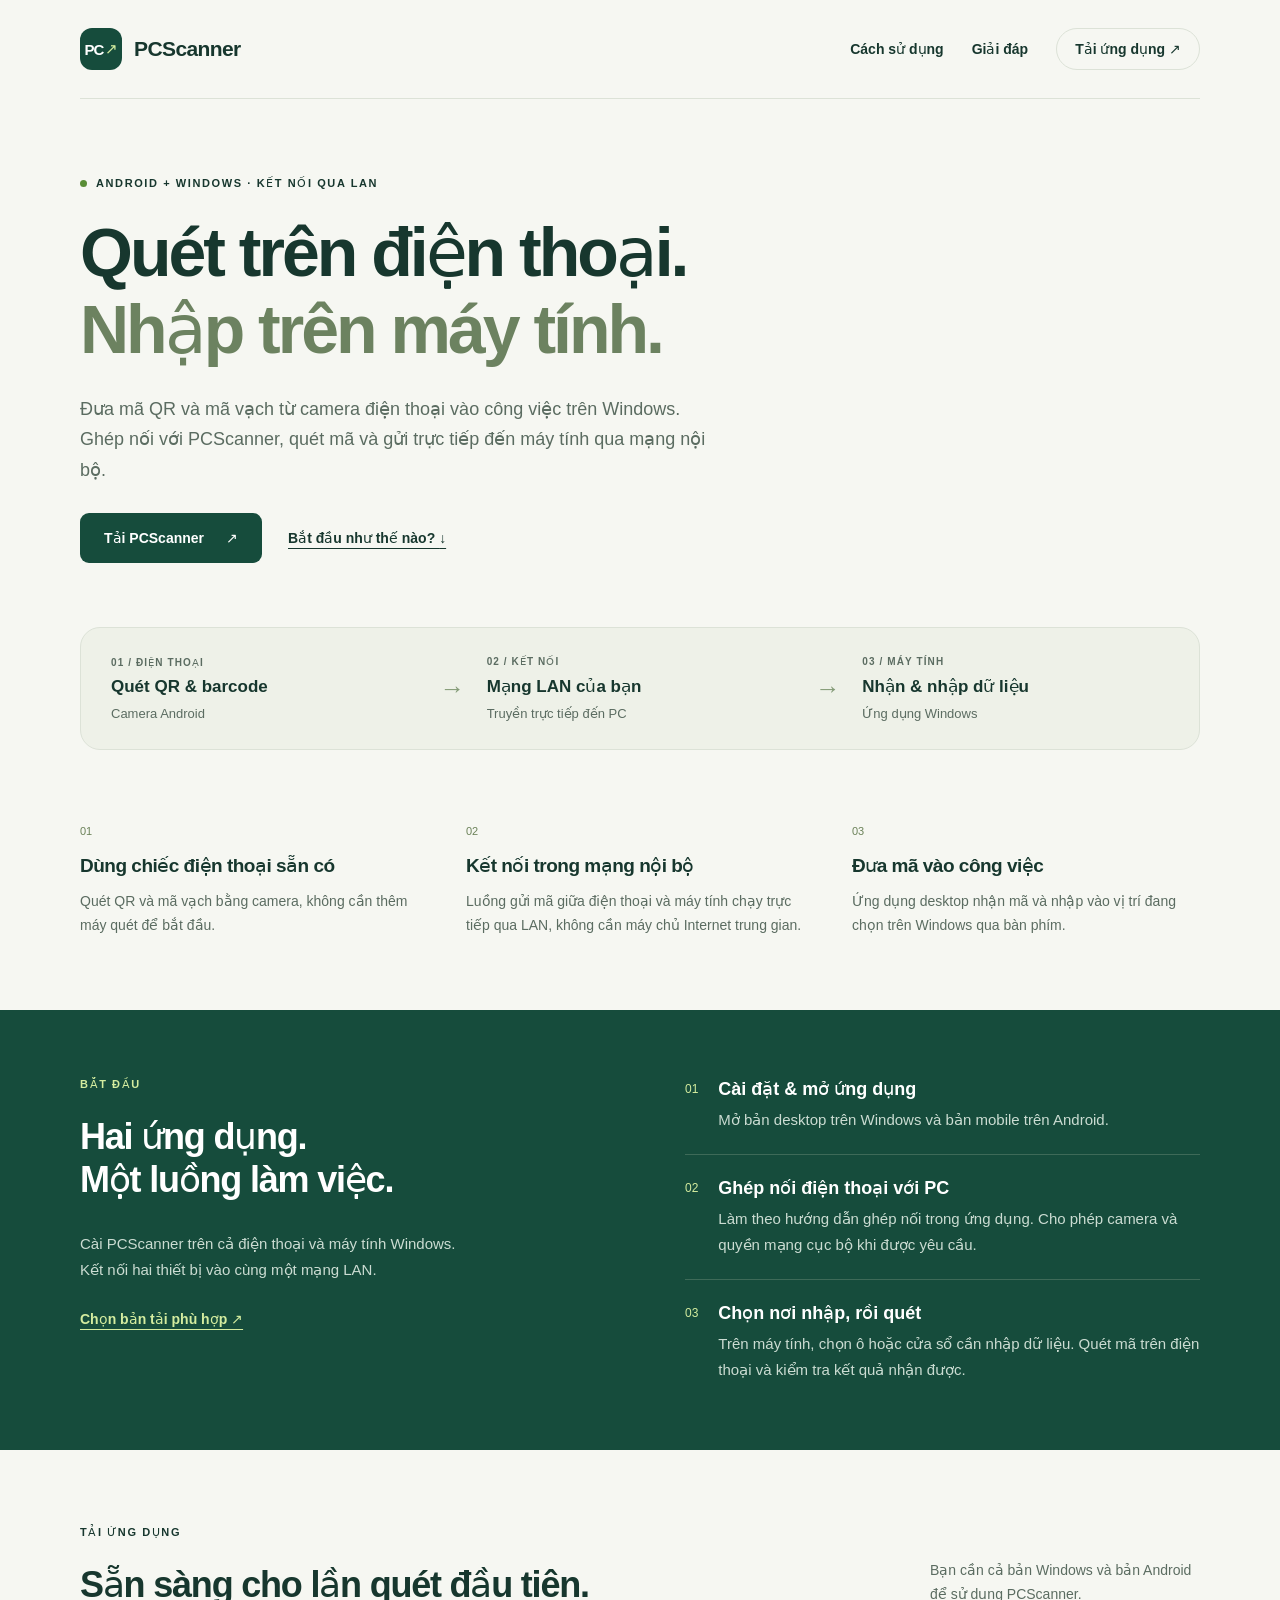
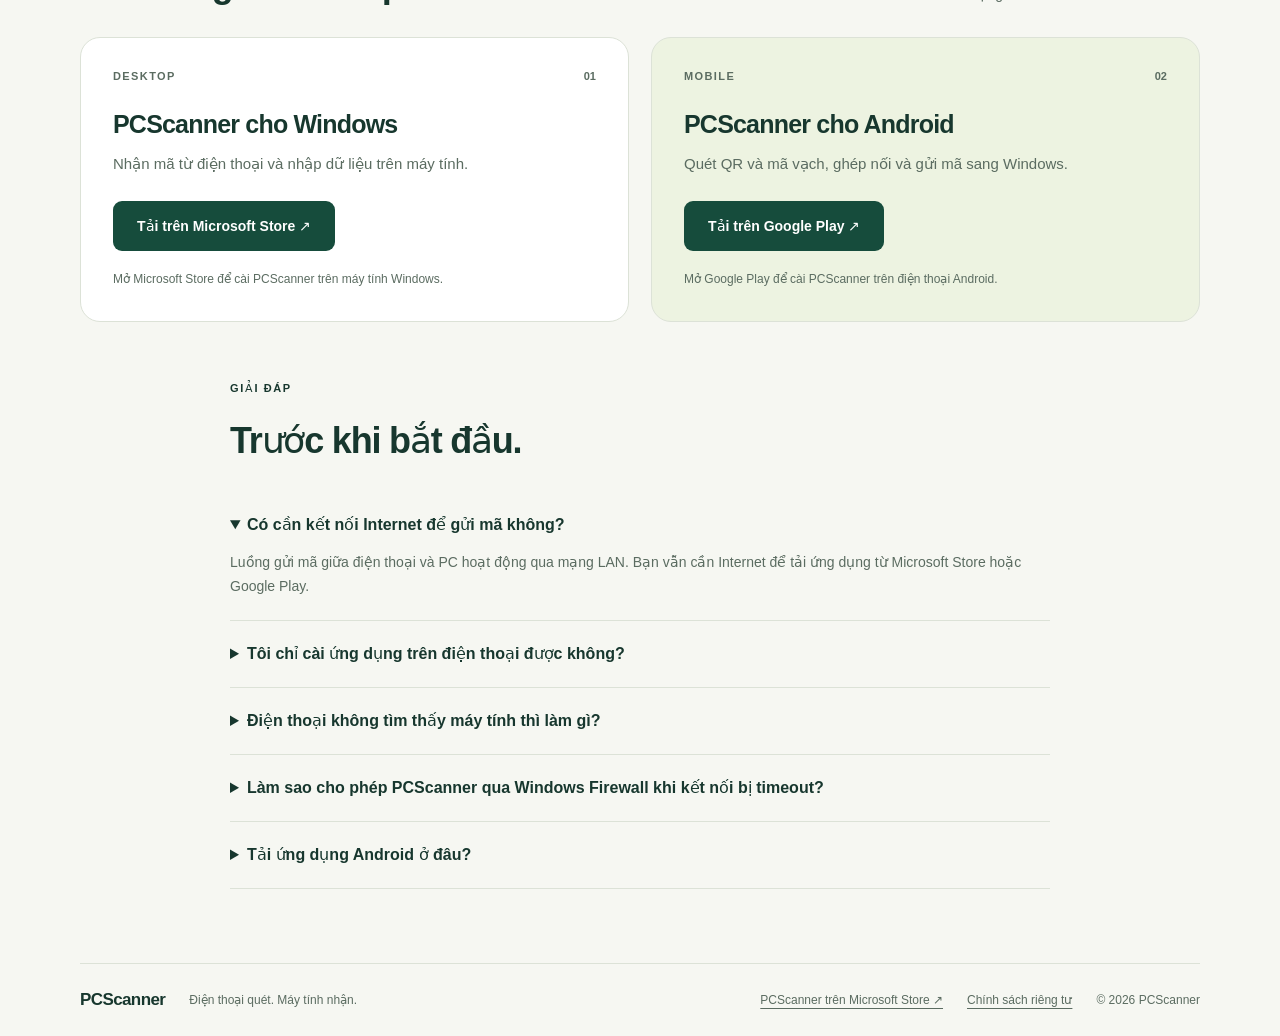
<file: index.html>
<!doctype html>
<html lang="vi">
<head>
  <meta charset="utf-8">
  <meta name="viewport" content="width=device-width, initial-scale=1">
  <meta name="description" content="PCScanner biến điện thoại Android thành công cụ quét QR và mã vạch cho máy tính Windows qua mạng LAN.">
  <meta name="theme-color" content="#113d32">
  <title>PCScanner — Quét trên điện thoại. Nhập trên máy tính.</title>
  <link rel="stylesheet" href="./styles.css">
  <script src="./app.js" defer></script>
</head>
<body>
  <a class="skip-link" href="#main">Đến nội dung chính</a>
  <header class="header wrap">
    <a class="brand" href="#" aria-label="PCScanner, trang chủ"><span class="brand-mark" aria-hidden="true">PC<span>↗</span></span>PCScanner</a>
    <nav aria-label="Điều hướng chính"><a href="#how">Cách sử dụng</a><a href="#faq">Giải đáp</a><a class="nav-download" href="#download">Tải ứng dụng <span aria-hidden="true">↗</span></a></nav>
  </header>
  <main id="main">
    <section class="hero wrap">
      <div class="eyebrow"><span class="status-dot"></span> ANDROID + WINDOWS · KẾT NỐI QUA LAN</div>
      <h1>Quét trên điện thoại.<br><span>Nhập trên máy tính.</span></h1>
      <p class="hero-copy">Đưa mã QR và mã vạch từ camera điện thoại vào công việc trên Windows. Ghép nối với PCScanner, quét mã và gửi trực tiếp đến máy tính qua mạng nội bộ.</p>
      <div class="hero-actions"><a class="button primary" href="#download">Tải PCScanner <span aria-hidden="true">↗</span></a><a class="text-link" href="#how">Bắt đầu như thế nào? <span aria-hidden="true">↓</span></a></div>
      <div class="flow" aria-label="Điện thoại quét mã, gửi qua mạng LAN, máy tính nhận dữ liệu">
        <div><span class="flow-label">01 / ĐIỆN THOẠI</span><strong>Quét QR & barcode</strong><span>Camera Android</span></div>
        <span class="flow-arrow" aria-hidden="true">→</span>
        <div><span class="flow-label">02 / KẾT NỐI</span><strong>Mạng LAN của bạn</strong><span>Truyền trực tiếp đến PC</span></div>
        <span class="flow-arrow" aria-hidden="true">→</span>
        <div><span class="flow-label">03 / MÁY TÍNH</span><strong>Nhận & nhập dữ liệu</strong><span>Ứng dụng Windows</span></div>
      </div>
    </section>
    <section class="benefits wrap" aria-label="Điểm nổi bật">
      <div><span class="number">01</span><h2>Dùng chiếc điện thoại sẵn có</h2><p>Quét QR và mã vạch bằng camera, không cần thêm máy quét để bắt đầu.</p></div>
      <div><span class="number">02</span><h2>Kết nối trong mạng nội bộ</h2><p>Luồng gửi mã giữa điện thoại và máy tính chạy trực tiếp qua LAN, không cần máy chủ Internet trung gian.</p></div>
      <div><span class="number">03</span><h2>Đưa mã vào công việc</h2><p>Ứng dụng desktop nhận mã và nhập vào vị trí đang chọn trên Windows qua bàn phím.</p></div>
    </section>
    <section class="how-section" id="how"><div class="wrap how-grid">
      <div><div class="eyebrow">BẮT ĐẦU</div><h2>Hai ứng dụng.<br>Một luồng làm việc.</h2><p>Cài PCScanner trên cả điện thoại và máy tính Windows. Kết nối hai thiết bị vào cùng một mạng LAN.</p><a class="text-link" href="#download">Chọn bản tải phù hợp ↗</a></div>
      <ol class="steps"><li><span>01</span><div><h3>Cài đặt & mở ứng dụng</h3><p>Mở bản desktop trên Windows và bản mobile trên Android.</p></div></li><li><span>02</span><div><h3>Ghép nối điện thoại với PC</h3><p>Làm theo hướng dẫn ghép nối trong ứng dụng. Cho phép camera và quyền mạng cục bộ khi được yêu cầu.</p></div></li><li><span>03</span><div><h3>Chọn nơi nhập, rồi quét</h3><p>Trên máy tính, chọn ô hoặc cửa sổ cần nhập dữ liệu. Quét mã trên điện thoại và kiểm tra kết quả nhận được.</p></div></li></ol>
    </div></section>
    <section class="download wrap" id="download">
      <div class="section-heading"><div><div class="eyebrow">TẢI ỨNG DỤNG</div><h2>Sẵn sàng cho lần quét đầu tiên.</h2></div><p>Bạn cần cả bản Windows và bản Android để sử dụng PCScanner.</p></div>
      <div class="download-grid">
        <article class="download-card"><div class="platform">DESKTOP <span>01</span></div><h3>PCScanner cho Windows</h3><p>Nhận mã từ điện thoại và nhập dữ liệu trên máy tính.</p>
          <a id="desktop-download" class="button primary" href="https://apps.microsoft.com/detail/9NVWLB0BNMMJ?hl=en-us&amp;gl=VN&amp;ocid=pdpshare" target="_blank" rel="noopener noreferrer">Tải trên Microsoft Store ↗</a>
          <p class="download-note" id="desktop-note">Mở Microsoft Store để cài PCScanner trên máy tính Windows.</p></article>
        <article class="download-card mobile-card"><div class="platform">MOBILE <span>02</span></div><h3>PCScanner cho Android</h3><p>Quét QR và mã vạch, ghép nối và gửi mã sang Windows.</p>
          <a id="mobile-download" class="button primary" href="https://play.google.com/store/apps/details?id=com.nguyenxuanloc.pcscanner" target="_blank" rel="noopener noreferrer">Tải trên Google Play ↗</a>
          <p class="download-note" id="mobile-note">Mở Google Play để cài PCScanner trên điện thoại Android.</p></article>
      </div>
      <noscript><p class="download-note">Cài bản Windows từ Microsoft Store và bản Android từ Google Play bằng các liên kết trên.</p></noscript>
    </section>
    <section class="faq wrap" id="faq"><div class="eyebrow">GIẢI ĐÁP</div><h2>Trước khi bắt đầu.</h2>
      <details open><summary>Có cần kết nối Internet để gửi mã không?</summary><p>Luồng gửi mã giữa điện thoại và PC hoạt động qua mạng LAN. Bạn vẫn cần Internet để tải ứng dụng từ Microsoft Store hoặc Google Play.</p></details>
      <details><summary>Tôi chỉ cài ứng dụng trên điện thoại được không?</summary><p>Để gửi mã vào Windows, bạn cần cài và mở cả PCScanner desktop trên máy tính.</p></details>
      <details><summary>Điện thoại không tìm thấy máy tính thì làm gì?</summary><p>Kiểm tra hai thiết bị có cùng mạng LAN và ứng dụng desktop đang mở. Chọn đúng Wi-Fi/LAN trên PC, tạo QR mới rồi quét lại. Wi-Fi khách hoặc VPN có thể ảnh hưởng kết nối. Nếu vẫn timeout, xem hướng dẫn mở Windows Firewall ngay bên dưới.</p></details>
      <details id="faq-firewall">
        <summary>Làm sao cho phép PCScanner qua Windows Firewall khi kết nối bị timeout?</summary>
        <p>Cùng Wi-Fi chưa có nghĩa là điện thoại truy cập được máy tính. Windows Firewall có thể chưa cho phép bản PCScanner đang chạy nhận kết nối. Bạn có thể cần tài khoản quản trị để thay đổi thiết lập.</p>
        <ol class="faq-steps">
          <li>Trên PC, vào <strong>Settings → Network &amp; Internet → Wi-Fi hoặc Ethernet → mạng đang kết nối</strong>, xem mạng hiện là <strong>Private</strong> hay <strong>Public</strong>. Chỉ chọn Private nếu đây là mạng bạn tin cậy.</li>
          <li>Nhấn <strong>Win + R</strong>, nhập <code>wf.msc</code>, nhấn Enter và mở <strong>Inbound Rules</strong> (Quy tắc kết nối vào).</li>
          <li>Tìm <strong>PCScanner</strong>, mở <strong>Properties → Programs and Services</strong>. Kiểm tra đường dẫn trỏ tới đúng file <code>PCScanner.exe</code> đang chạy. Bản Store, bản thử nghiệm và bản build mới có thể dùng đường dẫn khác nhau.</li>
          <li>Trong <strong>Protocols and Ports</strong>, chọn quy tắc <strong>TCP</strong>. Trong <strong>Advanced → Profiles</strong>, kiểm tra quy tắc áp dụng cho loại mạng Private/Public hiện tại.</li>
          <li>Ở tab <strong>General</strong>, tích <strong>Enabled</strong>, chọn <strong>Allow the connection</strong>, rồi nhấn <strong>Apply → OK</strong>.</li>
          <li>Giữ PCScanner mở, tạo QR mới và thử ghép đôi lại. Nếu bản Mobile có mục chẩn đoán, mở biểu tượng mạng và bấm <strong>Kiểm tra TCP</strong> trước khi thử ghép đôi.</li>
        </ol>
        <p><strong>Nếu chưa có quy tắc phù hợp:</strong> chọn <strong>Inbound Rules → New Rule → Custom</strong>, chọn đúng file PCScanner, giao thức <strong>TCP</strong> và <strong>Local port</strong> là cổng hiển thị trên Desktop (mặc định <strong>5500</strong>). Ở Scope, giới hạn địa chỉ từ xa là <strong>Local subnet</strong>; chọn <strong>Allow the connection</strong> và loại mạng đang dùng, rồi đặt tên quy tắc là PCScanner LAN.</p>
        <p><strong>Không cần tắt toàn bộ firewall.</strong> Nếu có quy tắc Block áp dụng cho PCScanner hoặc máy do công ty quản lý, hãy nhờ quản trị viên kiểm tra; thêm quy tắc Allow có thể chưa đủ.</p>
        <p><strong>Vẫn không kết nối được?</strong> Timeout chưa đủ để kết luận do firewall. Kiểm tra IP/cổng Desktop, tạm ngắt VPN trên cả hai thiết bị và tránh Wi-Fi khách hoặc mạng bật cách ly thiết bị. Nếu có chức năng Xuất chẩn đoán, gửi báo cáo Mobile và Desktop cho người hỗ trợ.</p>
      </details>
      <details><summary>Tải ứng dụng Android ở đâu?</summary><p>Chọn “Tải trên Google Play” ở mục tải ứng dụng để mở trang PCScanner và kiểm tra khả năng cài đặt trên thiết bị của bạn.</p></details>
    </section>
  </main>
  <footer class="footer wrap"><a class="brand" href="#">PCScanner</a><p>Điện thoại quét. Máy tính nhận.</p><a href="https://apps.microsoft.com/detail/9NVWLB0BNMMJ?hl=en-us&amp;gl=VN&amp;ocid=pdpshare" target="_blank" rel="noopener noreferrer">PCScanner trên Microsoft Store ↗</a><a href="./privacy.html">Chính sách riêng tư</a><span>© <span id="year">2026</span> PCScanner</span></footer>
</body>
</html>
</file>
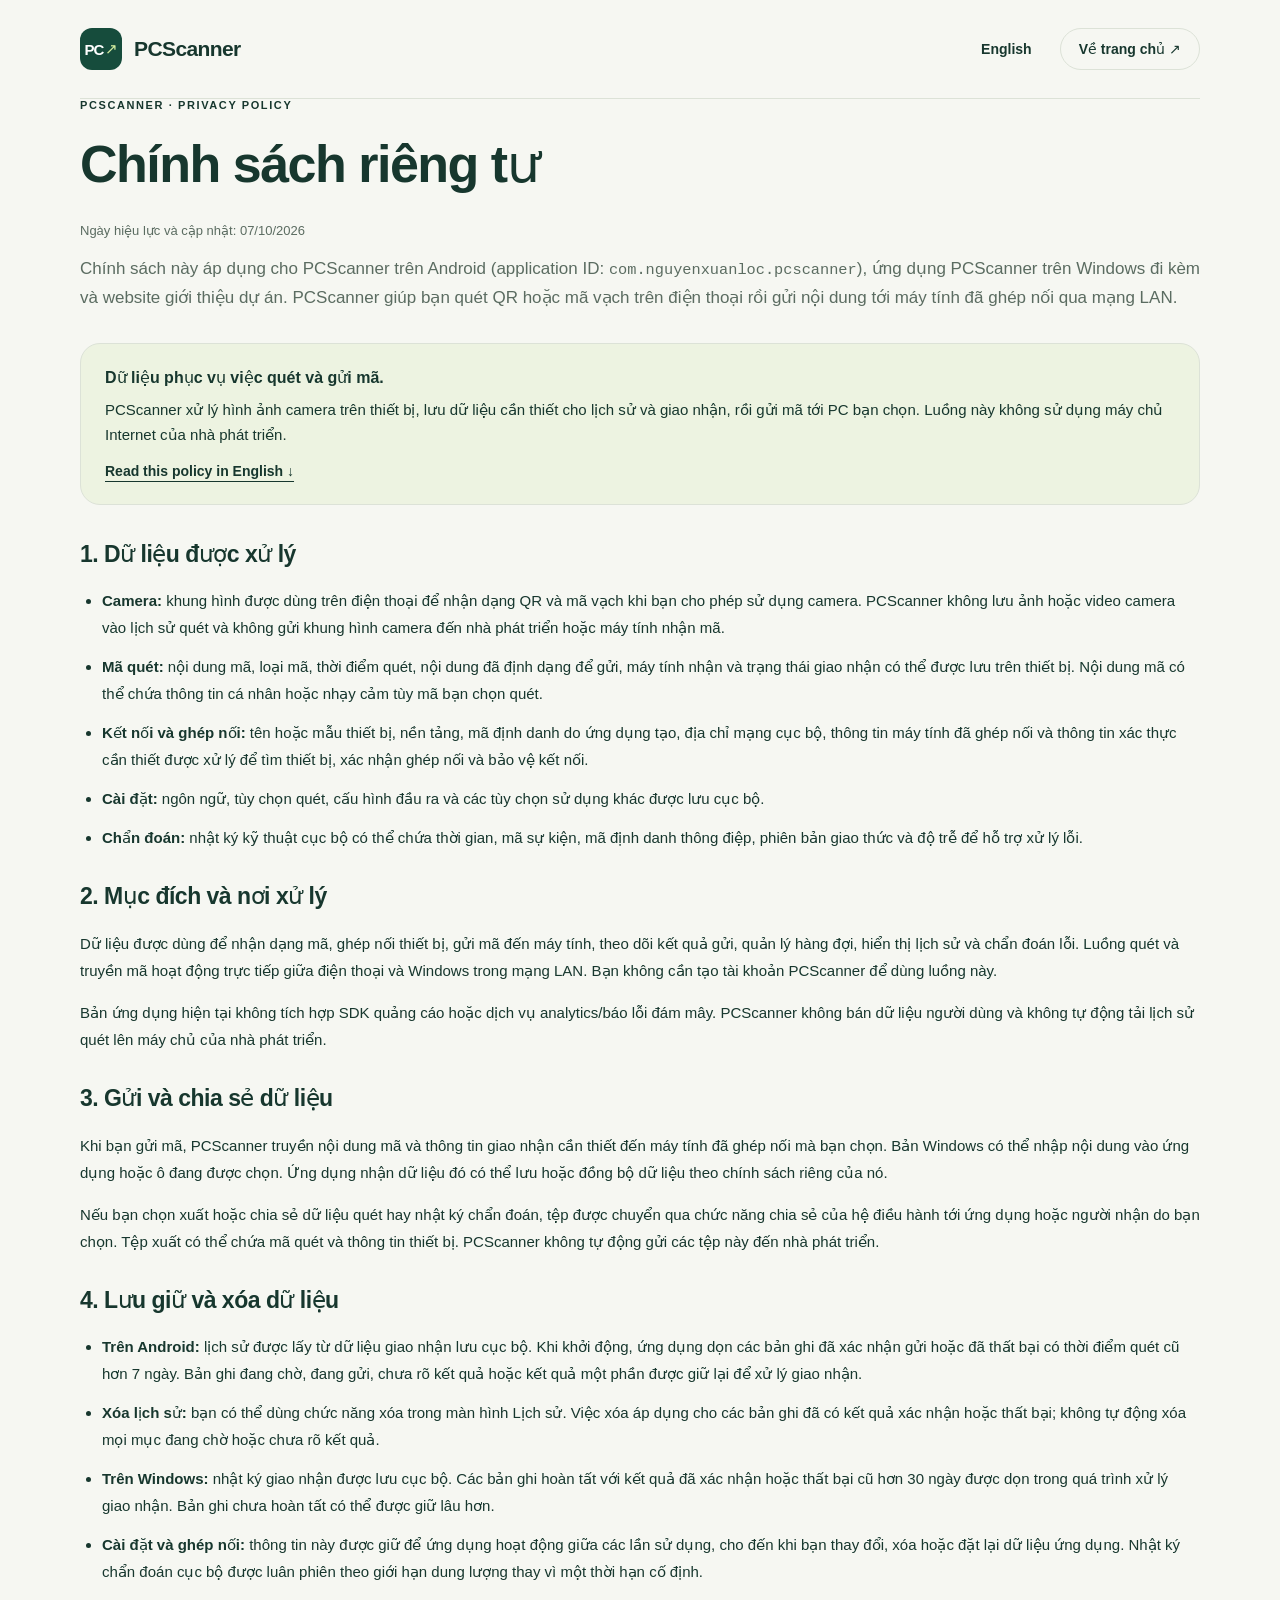
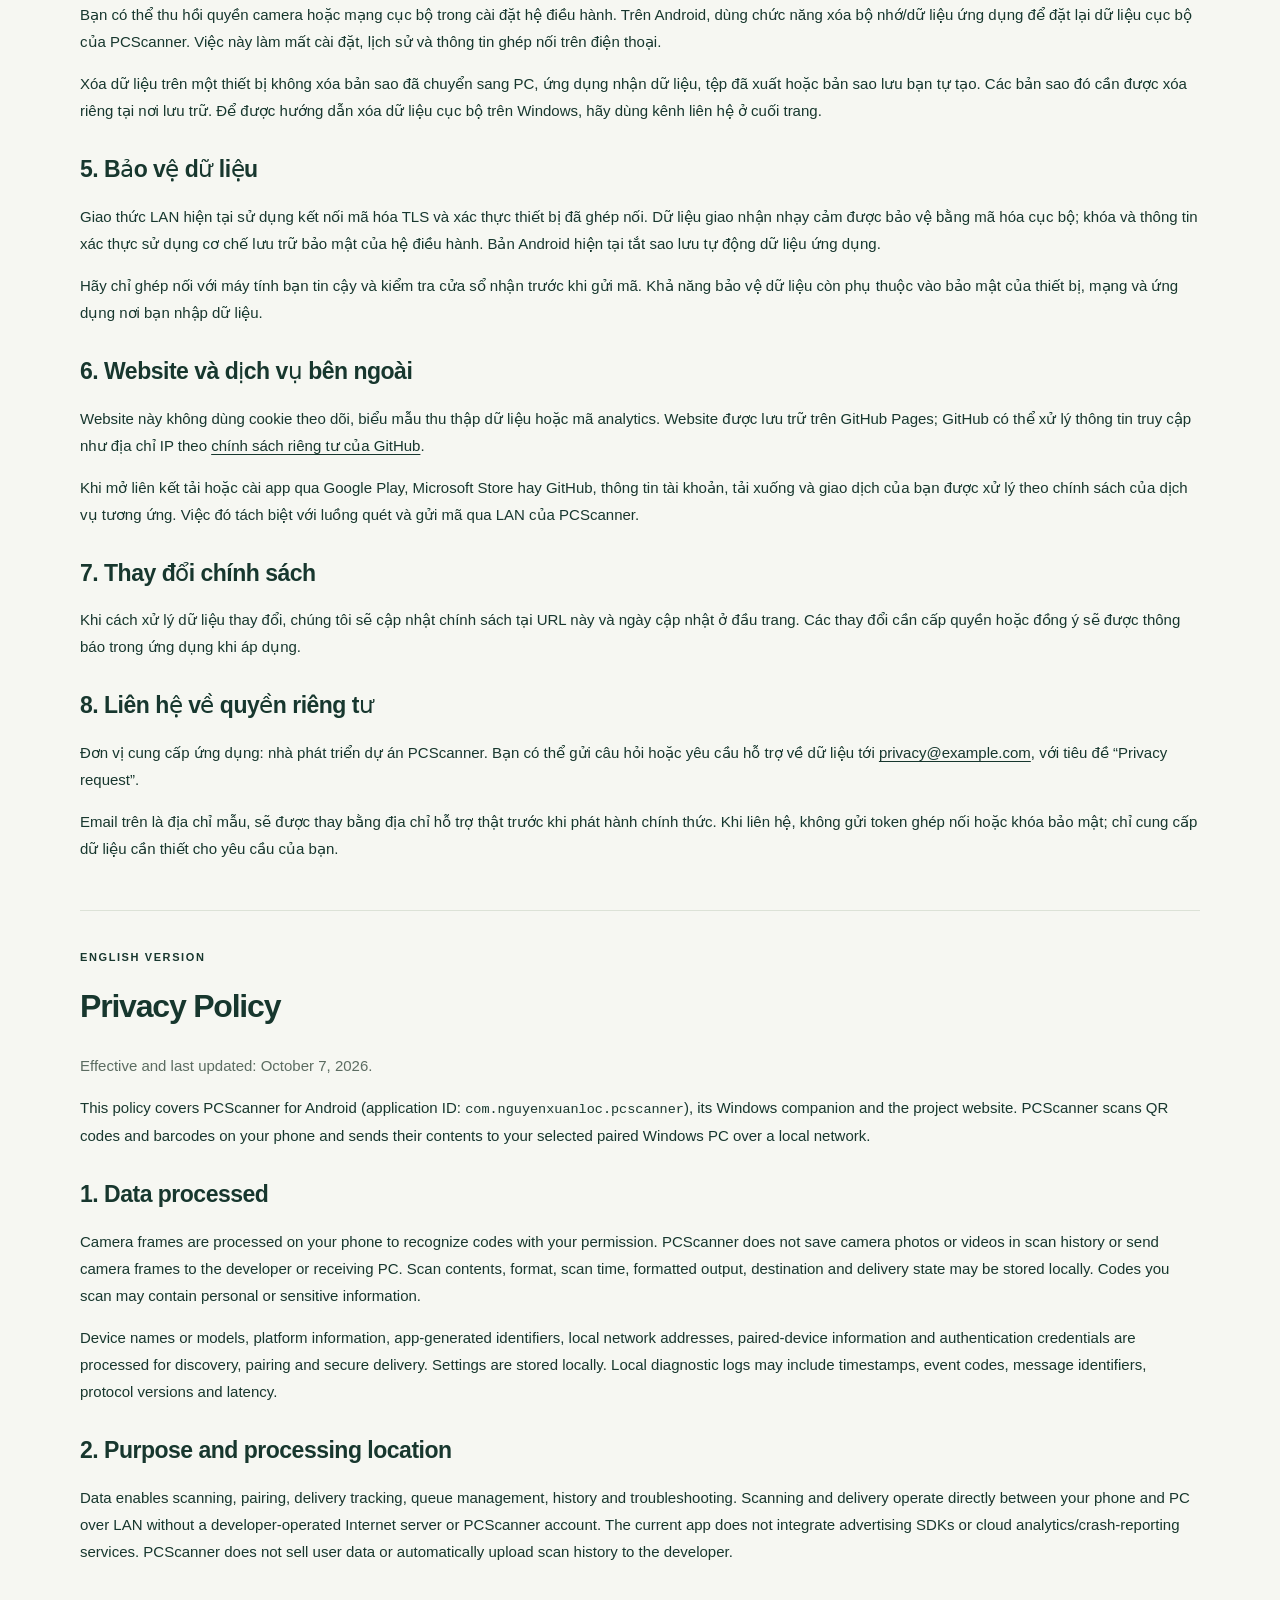
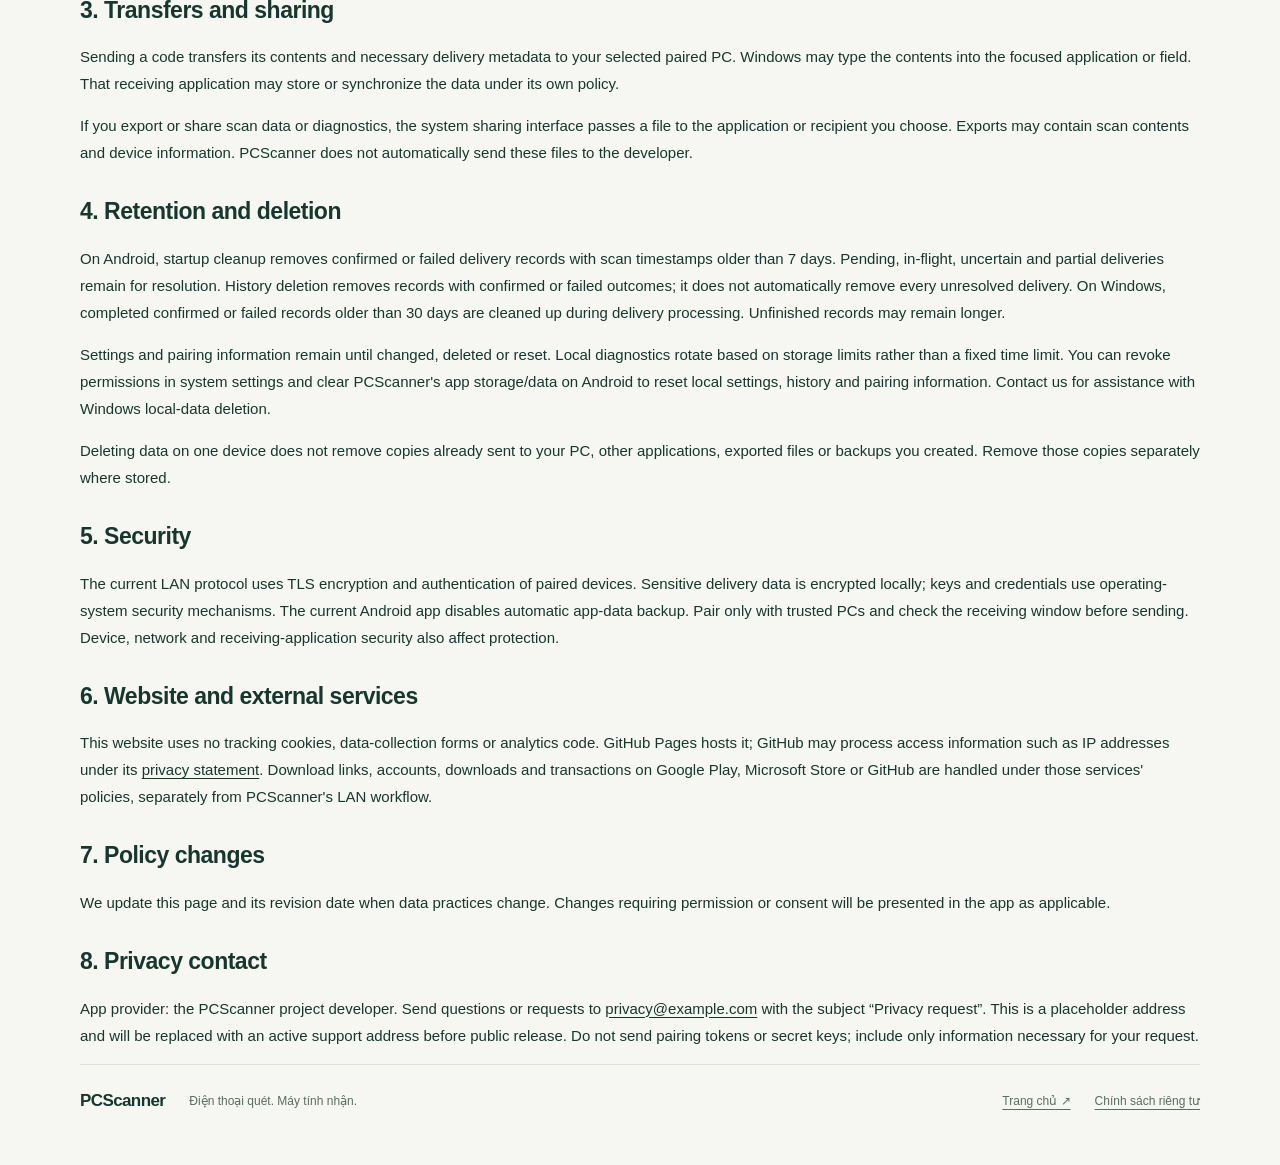
<file: privacy.html>
<!doctype html>
<html lang="vi">
<head>
  <meta charset="utf-8">
  <meta name="viewport" content="width=device-width, initial-scale=1">
  <meta name="description" content="Chính sách riêng tư của PCScanner: camera, mã quét, kết nối LAN, lưu trữ và xóa dữ liệu.">
  <meta name="theme-color" content="#113d32">
  <title>Privacy Policy — Chính sách riêng tư | PCScanner</title>
  <link rel="stylesheet" href="./styles.css">
</head>
<body>
  <a class="skip-link" href="#main">Đến nội dung chính</a>
  <header class="header wrap">
    <a class="brand" href="./index.html" aria-label="PCScanner, trang chủ"><span class="brand-mark" aria-hidden="true">PC<span>↗</span></span>PCScanner</a>
    <nav aria-label="Điều hướng"><a href="#english" lang="en">English</a><a class="nav-download" href="./index.html">Về trang chủ ↗</a></nav>
  </header>
  <main id="main" class="privacy-page wrap">
    <div class="eyebrow">PCSCANNER · PRIVACY POLICY</div>
    <h1>Chính sách riêng tư</h1>
    <p class="policy-date">Ngày hiệu lực và cập nhật: <time datetime="2026-10-07">07/10/2026</time></p>
    <p class="policy-intro">Chính sách này áp dụng cho PCScanner trên Android (application ID: <code>com.nguyenxuanloc.pcscanner</code>), ứng dụng PCScanner trên Windows đi kèm và website giới thiệu dự án. PCScanner giúp bạn quét QR hoặc mã vạch trên điện thoại rồi gửi nội dung tới máy tính đã ghép nối qua mạng LAN.</p>
    <div class="policy-summary"><strong>Dữ liệu phục vụ việc quét và gửi mã.</strong><p>PCScanner xử lý hình ảnh camera trên thiết bị, lưu dữ liệu cần thiết cho lịch sử và giao nhận, rồi gửi mã tới PC bạn chọn. Luồng này không sử dụng máy chủ Internet của nhà phát triển.</p><a class="text-link" href="#english" lang="en">Read this policy in English ↓</a></div>
    <article aria-label="Chính sách bằng tiếng Việt">
      <section><h2>1. Dữ liệu được xử lý</h2><ul>
        <li><strong>Camera:</strong> khung hình được dùng trên điện thoại để nhận dạng QR và mã vạch khi bạn cho phép sử dụng camera. PCScanner không lưu ảnh hoặc video camera vào lịch sử quét và không gửi khung hình camera đến nhà phát triển hoặc máy tính nhận mã.</li>
        <li><strong>Mã quét:</strong> nội dung mã, loại mã, thời điểm quét, nội dung đã định dạng để gửi, máy tính nhận và trạng thái giao nhận có thể được lưu trên thiết bị. Nội dung mã có thể chứa thông tin cá nhân hoặc nhạy cảm tùy mã bạn chọn quét.</li>
        <li><strong>Kết nối và ghép nối:</strong> tên hoặc mẫu thiết bị, nền tảng, mã định danh do ứng dụng tạo, địa chỉ mạng cục bộ, thông tin máy tính đã ghép nối và thông tin xác thực cần thiết được xử lý để tìm thiết bị, xác nhận ghép nối và bảo vệ kết nối.</li>
        <li><strong>Cài đặt:</strong> ngôn ngữ, tùy chọn quét, cấu hình đầu ra và các tùy chọn sử dụng khác được lưu cục bộ.</li>
        <li><strong>Chẩn đoán:</strong> nhật ký kỹ thuật cục bộ có thể chứa thời gian, mã sự kiện, mã định danh thông điệp, phiên bản giao thức và độ trễ để hỗ trợ xử lý lỗi.</li>
      </ul></section>
      <section><h2>2. Mục đích và nơi xử lý</h2><p>Dữ liệu được dùng để nhận dạng mã, ghép nối thiết bị, gửi mã đến máy tính, theo dõi kết quả gửi, quản lý hàng đợi, hiển thị lịch sử và chẩn đoán lỗi. Luồng quét và truyền mã hoạt động trực tiếp giữa điện thoại và Windows trong mạng LAN. Bạn không cần tạo tài khoản PCScanner để dùng luồng này.</p><p>Bản ứng dụng hiện tại không tích hợp SDK quảng cáo hoặc dịch vụ analytics/báo lỗi đám mây. PCScanner không bán dữ liệu người dùng và không tự động tải lịch sử quét lên máy chủ của nhà phát triển.</p></section>
      <section><h2>3. Gửi và chia sẻ dữ liệu</h2><p>Khi bạn gửi mã, PCScanner truyền nội dung mã và thông tin giao nhận cần thiết đến máy tính đã ghép nối mà bạn chọn. Bản Windows có thể nhập nội dung vào ứng dụng hoặc ô đang được chọn. Ứng dụng nhận dữ liệu đó có thể lưu hoặc đồng bộ dữ liệu theo chính sách riêng của nó.</p><p>Nếu bạn chọn xuất hoặc chia sẻ dữ liệu quét hay nhật ký chẩn đoán, tệp được chuyển qua chức năng chia sẻ của hệ điều hành tới ứng dụng hoặc người nhận do bạn chọn. Tệp xuất có thể chứa mã quét và thông tin thiết bị. PCScanner không tự động gửi các tệp này đến nhà phát triển.</p></section>
      <section><h2>4. Lưu giữ và xóa dữ liệu</h2><ul>
        <li><strong>Trên Android:</strong> lịch sử được lấy từ dữ liệu giao nhận lưu cục bộ. Khi khởi động, ứng dụng dọn các bản ghi đã xác nhận gửi hoặc đã thất bại có thời điểm quét cũ hơn 7 ngày. Bản ghi đang chờ, đang gửi, chưa rõ kết quả hoặc kết quả một phần được giữ lại để xử lý giao nhận.</li>
        <li><strong>Xóa lịch sử:</strong> bạn có thể dùng chức năng xóa trong màn hình Lịch sử. Việc xóa áp dụng cho các bản ghi đã có kết quả xác nhận hoặc thất bại; không tự động xóa mọi mục đang chờ hoặc chưa rõ kết quả.</li>
        <li><strong>Trên Windows:</strong> nhật ký giao nhận được lưu cục bộ. Các bản ghi hoàn tất với kết quả đã xác nhận hoặc thất bại cũ hơn 30 ngày được dọn trong quá trình xử lý giao nhận. Bản ghi chưa hoàn tất có thể được giữ lâu hơn.</li>
        <li><strong>Cài đặt và ghép nối:</strong> thông tin này được giữ để ứng dụng hoạt động giữa các lần sử dụng, cho đến khi bạn thay đổi, xóa hoặc đặt lại dữ liệu ứng dụng. Nhật ký chẩn đoán cục bộ được luân phiên theo giới hạn dung lượng thay vì một thời hạn cố định.</li>
      </ul><p>Bạn có thể thu hồi quyền camera hoặc mạng cục bộ trong cài đặt hệ điều hành. Trên Android, dùng chức năng xóa bộ nhớ/dữ liệu ứng dụng để đặt lại dữ liệu cục bộ của PCScanner. Việc này làm mất cài đặt, lịch sử và thông tin ghép nối trên điện thoại.</p><p>Xóa dữ liệu trên một thiết bị không xóa bản sao đã chuyển sang PC, ứng dụng nhận dữ liệu, tệp đã xuất hoặc bản sao lưu bạn tự tạo. Các bản sao đó cần được xóa riêng tại nơi lưu trữ. Để được hướng dẫn xóa dữ liệu cục bộ trên Windows, hãy dùng kênh liên hệ ở cuối trang.</p></section>
      <section><h2>5. Bảo vệ dữ liệu</h2><p>Giao thức LAN hiện tại sử dụng kết nối mã hóa TLS và xác thực thiết bị đã ghép nối. Dữ liệu giao nhận nhạy cảm được bảo vệ bằng mã hóa cục bộ; khóa và thông tin xác thực sử dụng cơ chế lưu trữ bảo mật của hệ điều hành. Bản Android hiện tại tắt sao lưu tự động dữ liệu ứng dụng.</p><p>Hãy chỉ ghép nối với máy tính bạn tin cậy và kiểm tra cửa sổ nhận trước khi gửi mã. Khả năng bảo vệ dữ liệu còn phụ thuộc vào bảo mật của thiết bị, mạng và ứng dụng nơi bạn nhập dữ liệu.</p></section>
      <section><h2>6. Website và dịch vụ bên ngoài</h2><p>Website này không dùng cookie theo dõi, biểu mẫu thu thập dữ liệu hoặc mã analytics. Website được lưu trữ trên GitHub Pages; GitHub có thể xử lý thông tin truy cập như địa chỉ IP theo <a href="https://docs.github.com/en/site-policy/privacy-policies/github-general-privacy-statement" target="_blank" rel="noopener noreferrer">chính sách riêng tư của GitHub</a>.</p><p>Khi mở liên kết tải hoặc cài app qua Google Play, Microsoft Store hay GitHub, thông tin tài khoản, tải xuống và giao dịch của bạn được xử lý theo chính sách của dịch vụ tương ứng. Việc đó tách biệt với luồng quét và gửi mã qua LAN của PCScanner.</p></section>
      <section><h2>7. Thay đổi chính sách</h2><p>Khi cách xử lý dữ liệu thay đổi, chúng tôi sẽ cập nhật chính sách tại URL này và ngày cập nhật ở đầu trang. Các thay đổi cần cấp quyền hoặc đồng ý sẽ được thông báo trong ứng dụng khi áp dụng.</p></section>
      <section id="contact"><h2>8. Liên hệ về quyền riêng tư</h2><p>Đơn vị cung cấp ứng dụng: nhà phát triển dự án PCScanner. Bạn có thể gửi câu hỏi hoặc yêu cầu hỗ trợ về dữ liệu tới <a href="mailto:privacy@example.com">privacy@example.com</a>, với tiêu đề “Privacy request”.</p><p>Email trên là địa chỉ mẫu, sẽ được thay bằng địa chỉ hỗ trợ thật trước khi phát hành chính thức. Khi liên hệ, không gửi token ghép nối hoặc khóa bảo mật; chỉ cung cấp dữ liệu cần thiết cho yêu cầu của bạn.</p></section>
    </article>
    <article id="english" lang="en" class="english-policy" aria-label="Privacy policy in English">
      <div class="eyebrow">ENGLISH VERSION</div><h2 class="english-title">Privacy Policy</h2><p class="policy-date">Effective and last updated: October 7, 2026.</p>
      <p>This policy covers PCScanner for Android (application ID: <code>com.nguyenxuanloc.pcscanner</code>), its Windows companion and the project website. PCScanner scans QR codes and barcodes on your phone and sends their contents to your selected paired Windows PC over a local network.</p>
      <section><h2>1. Data processed</h2><p>Camera frames are processed on your phone to recognize codes with your permission. PCScanner does not save camera photos or videos in scan history or send camera frames to the developer or receiving PC. Scan contents, format, scan time, formatted output, destination and delivery state may be stored locally. Codes you scan may contain personal or sensitive information.</p><p>Device names or models, platform information, app-generated identifiers, local network addresses, paired-device information and authentication credentials are processed for discovery, pairing and secure delivery. Settings are stored locally. Local diagnostic logs may include timestamps, event codes, message identifiers, protocol versions and latency.</p></section>
      <section><h2>2. Purpose and processing location</h2><p>Data enables scanning, pairing, delivery tracking, queue management, history and troubleshooting. Scanning and delivery operate directly between your phone and PC over LAN without a developer-operated Internet server or PCScanner account. The current app does not integrate advertising SDKs or cloud analytics/crash-reporting services. PCScanner does not sell user data or automatically upload scan history to the developer.</p></section>
      <section><h2>3. Transfers and sharing</h2><p>Sending a code transfers its contents and necessary delivery metadata to your selected paired PC. Windows may type the contents into the focused application or field. That receiving application may store or synchronize the data under its own policy.</p><p>If you export or share scan data or diagnostics, the system sharing interface passes a file to the application or recipient you choose. Exports may contain scan contents and device information. PCScanner does not automatically send these files to the developer.</p></section>
      <section><h2>4. Retention and deletion</h2><p>On Android, startup cleanup removes confirmed or failed delivery records with scan timestamps older than 7 days. Pending, in-flight, uncertain and partial deliveries remain for resolution. History deletion removes records with confirmed or failed outcomes; it does not automatically remove every unresolved delivery. On Windows, completed confirmed or failed records older than 30 days are cleaned up during delivery processing. Unfinished records may remain longer.</p><p>Settings and pairing information remain until changed, deleted or reset. Local diagnostics rotate based on storage limits rather than a fixed time limit. You can revoke permissions in system settings and clear PCScanner's app storage/data on Android to reset local settings, history and pairing information. Contact us for assistance with Windows local-data deletion.</p><p>Deleting data on one device does not remove copies already sent to your PC, other applications, exported files or backups you created. Remove those copies separately where stored.</p></section>
      <section><h2>5. Security</h2><p>The current LAN protocol uses TLS encryption and authentication of paired devices. Sensitive delivery data is encrypted locally; keys and credentials use operating-system security mechanisms. The current Android app disables automatic app-data backup. Pair only with trusted PCs and check the receiving window before sending. Device, network and receiving-application security also affect protection.</p></section>
      <section><h2>6. Website and external services</h2><p>This website uses no tracking cookies, data-collection forms or analytics code. GitHub Pages hosts it; GitHub may process access information such as IP addresses under its <a href="https://docs.github.com/en/site-policy/privacy-policies/github-general-privacy-statement" target="_blank" rel="noopener noreferrer">privacy statement</a>. Download links, accounts, downloads and transactions on Google Play, Microsoft Store or GitHub are handled under those services' policies, separately from PCScanner's LAN workflow.</p></section>
      <section><h2>7. Policy changes</h2><p>We update this page and its revision date when data practices change. Changes requiring permission or consent will be presented in the app as applicable.</p></section>
      <section><h2>8. Privacy contact</h2><p>App provider: the PCScanner project developer. Send questions or requests to <a href="mailto:privacy@example.com">privacy@example.com</a> with the subject “Privacy request”. This is a placeholder address and will be replaced with an active support address before public release. Do not send pairing tokens or secret keys; include only information necessary for your request.</p></section>
    </article>
  </main>
  <footer class="footer wrap"><a class="brand" href="./index.html">PCScanner</a><p>Điện thoại quét. Máy tính nhận.</p><a href="./index.html">Trang chủ ↗</a><a href="./privacy.html" aria-current="page">Chính sách riêng tư</a></footer>
</body>
</html>
</file>
<file: styles.css>
:root{--bg:#f6f7f2;--ink:#17372e;--muted:#5b6c61;--line:#dce2d7;--green:#164c3c;--accent:#d4ec9f;--white:#fff;--radius:20px;font-family:Inter,"Segoe UI",Arial,sans-serif;color:var(--ink);background:var(--bg);font-synthesis:none}
*{box-sizing:border-box}html{scroll-behavior:smooth;scroll-padding-top:24px}body{margin:0}a{color:inherit;text-decoration:none}button,a,summary{-webkit-tap-highlight-color:transparent}a:focus-visible,summary:focus-visible{outline:3px solid #5f8534;outline-offset:5px}p{line-height:1.7}h1,h2,h3,p{margin-top:0}.wrap{width:min(1120px,calc(100% - 64px));margin-inline:auto}.skip-link{position:absolute;left:20px;top:-80px;padding:12px;background:white;z-index:5}.skip-link:focus{top:12px}.header{display:flex;align-items:center;justify-content:space-between;padding-block:28px;border-bottom:1px solid var(--line)}.brand{display:inline-flex;align-items:center;gap:12px;font-size:21px;font-weight:750;letter-spacing:-.6px}.brand-mark{display:flex;align-items:center;justify-content:center;gap:2px;width:42px;height:42px;background:var(--green);color:var(--white);border-radius:12px;font-size:15px;letter-spacing:-1px}.brand-mark span{color:var(--accent)}nav{display:flex;gap:28px;align-items:center;font-size:14px;font-weight:600}.nav-download{padding:12px 18px;border:1px solid var(--line);border-radius:30px}.hero{padding-top:78px;padding-bottom:40px}.eyebrow{font-size:11px;font-weight:750;letter-spacing:1.6px;display:flex;align-items:center;gap:9px;margin-bottom:24px}.status-dot{width:7px;height:7px;border-radius:50%;background:#598d36}h1{font-size:clamp(38px,5.6vw,68px);line-height:1.13;letter-spacing:-3px;font-weight:700;margin-bottom:26px}h1 span{color:#6c8260}.hero-copy{font-size:18px;max-width:640px;color:var(--muted);margin-bottom:28px}.hero-actions{display:flex;align-items:center;gap:26px}.button{display:inline-flex;justify-content:center;align-items:center;gap:22px;min-height:50px;padding:15px 24px;border-radius:9px;font-size:14px;font-weight:650;transition:background .18s,transform .18s}.primary{background:var(--green);color:white}.primary:hover{background:#23614d;transform:translateY(-2px)}.text-link{font-size:14px;font-weight:650;text-decoration:underline;text-underline-offset:5px}.flow{margin-top:64px;padding:28px 30px;display:grid;grid-template-columns:1fr auto 1fr auto 1fr;gap:22px;align-items:center;border:1px solid var(--line);border-radius:var(--radius);background:#eef1e8}.flow>div{display:flex;flex-direction:column;gap:9px}.flow-label{font-size:10px;letter-spacing:1.1px;font-weight:700;color:var(--muted)}.flow strong{font-size:17px}.flow>div>span:last-child{font-size:13px;color:var(--muted)}.flow-arrow{font-size:25px;color:#849b77}.benefits{display:grid;grid-template-columns:repeat(3,1fr);gap:38px;padding-block:35px 72px}.number{font-size:11px;color:#6b8259;display:block;margin-bottom:18px}.benefits h2{font-size:19px;letter-spacing:-.5px;margin-bottom:12px}.benefits p{font-size:14px;color:var(--muted);margin-bottom:0}.how-section{background:var(--green);color:white;padding-block:68px}.how-grid{display:grid;grid-template-columns:1fr 1fr;gap:90px}.how-grid .eyebrow{color:var(--accent)}h2{font-size:36px;line-height:1.2;letter-spacing:-1.2px}.how-grid p{font-size:15px;color:#cbdcd2}.how-grid>div>p{max-width:390px}.how-grid .text-link{display:inline-block;margin-top:14px;color:var(--accent)}.steps{list-style:none;margin:0;padding:0}.steps li{display:flex;gap:20px;padding-block:22px;border-bottom:1px solid #3e6a58}.steps li:first-child{padding-top:0}.steps li:last-child{border-bottom:0;padding-bottom:0}.steps li>span{font-size:12px;color:var(--accent);padding-top:4px}.steps h3{font-size:18px;margin-bottom:7px}.steps p{margin-bottom:0}.download{padding-block:76px 60px}.section-heading{display:flex;align-items:flex-end;gap:50px;justify-content:space-between;margin-bottom:30px}.section-heading h2{max-width:580px;margin-bottom:0}.section-heading>p{color:var(--muted);font-size:14px;max-width:270px;margin-bottom:0}.download-grid{display:grid;grid-template-columns:1fr 1fr;gap:22px}.download-card{border:1px solid var(--line);background:white;border-radius:var(--radius);padding:32px;display:flex;flex-direction:column;align-items:flex-start}.mobile-card{background:#edf3e1}.platform{display:flex;justify-content:space-between;width:100%;font-size:11px;letter-spacing:1.4px;font-weight:750;color:var(--muted);margin-bottom:28px}.platform span{letter-spacing:0}.download-card h3{font-size:25px;letter-spacing:-.8px;margin-bottom:12px}.download-card>p:not(.download-note){font-size:15px;color:var(--muted);margin-bottom:25px}.download-card .button{margin-top:auto}.download-note{font-size:12px;color:var(--muted);margin:18px 0 0}.faq{padding-bottom:74px;max-width:820px}.faq details{border-bottom:1px solid var(--line);padding:21px 0}.faq summary{cursor:pointer;font-size:16px;font-weight:650;line-height:1.5}.faq details p{font-size:14px;color:var(--muted);margin:14px 0 0;padding-right:24px}.footer{display:flex;align-items:center;flex-wrap:wrap;gap:24px;border-top:1px solid var(--line);padding-block:26px;font-size:12px;color:var(--muted)}.footer .brand{color:var(--ink);font-size:17px}.footer p{margin:0;flex:1}.footer>a:not(.brand){text-decoration:underline;text-underline-offset:4px}
@media(max-width:760px){.wrap{width:calc(100% - 40px)}.header{padding-block:20px}nav{gap:14px}nav>a:not(.nav-download){display:none}.brand{font-size:18px}.nav-download{font-size:12px;padding:10px 12px}.hero{padding-top:48px}h1{letter-spacing:-1.7px}.hero-copy{font-size:16px}.hero-actions{gap:20px;flex-wrap:wrap}.flow{grid-template-columns:1fr;padding:24px;margin-top:42px;gap:16px}.flow-arrow{transform:rotate(90deg);justify-self:start}.benefits{grid-template-columns:1fr;gap:28px;padding-bottom:48px}.number{margin-bottom:10px}.how-section{padding-block:46px}.how-grid{grid-template-columns:1fr;gap:34px}h2{font-size:30px}.download{padding-block:48px}.section-heading{display:block}.section-heading>p{max-width:none;margin-top:16px}.download-grid{grid-template-columns:1fr}.download-card{padding:26px}.faq{padding-bottom:48px}.footer{gap:16px}.footer p{flex-basis:60%}.eyebrow{font-size:10px;letter-spacing:1px}.button{max-width:100%}}
@media(prefers-reduced-motion:reduce){html{scroll-behavior:auto}.button{transition:none}.primary:hover{transform:none}}
.button[aria-disabled="true"]{background:#d7dfcb;color:#50604b;cursor:default;transform:none}
+.privacy-page{max-width:860px;padding-top:64px;padding-bottom:64px}.privacy-page h1{font-size:clamp(32px,5vw,52px);letter-spacing:-1.5px}.policy-date{font-size:13px;color:var(--muted)}.policy-intro{font-size:17px;color:var(--muted)}.policy-summary{padding:24px;background:#edf3e1;border:1px solid var(--line);border-radius:var(--radius);margin:30px 0 36px}.policy-summary p{font-size:15px;margin:10px 0 14px}.privacy-page section{margin-top:32px}.privacy-page section h2{font-size:23px;letter-spacing:-.5px}.privacy-page article p,.privacy-page li{font-size:15px;line-height:1.8}.privacy-page article a{text-decoration:underline;text-underline-offset:3px;overflow-wrap:anywhere}.privacy-page ul{padding-left:22px}.privacy-page li{margin-bottom:12px}.privacy-page code{font-size:.9em;overflow-wrap:anywhere}.english-policy{border-top:1px solid var(--line);margin-top:48px;padding-top:40px}.english-title{font-size:32px}@media(max-width:760px){.privacy-page{padding-top:38px;padding-bottom:40px}.privacy-page section h2{font-size:21px}.policy-intro{font-size:16px}}

/* Firewall FAQ: readable numbered instructions on desktop and mobile. */
.faq .faq-steps{margin:16px 0 0;padding-left:24px;font-size:14px;line-height:1.7;color:var(--muted)}.faq .faq-steps li+li{margin-top:12px}.faq details code{font-size:.95em;overflow-wrap:anywhere}.faq details strong{color:var(--ink)}
</file>
